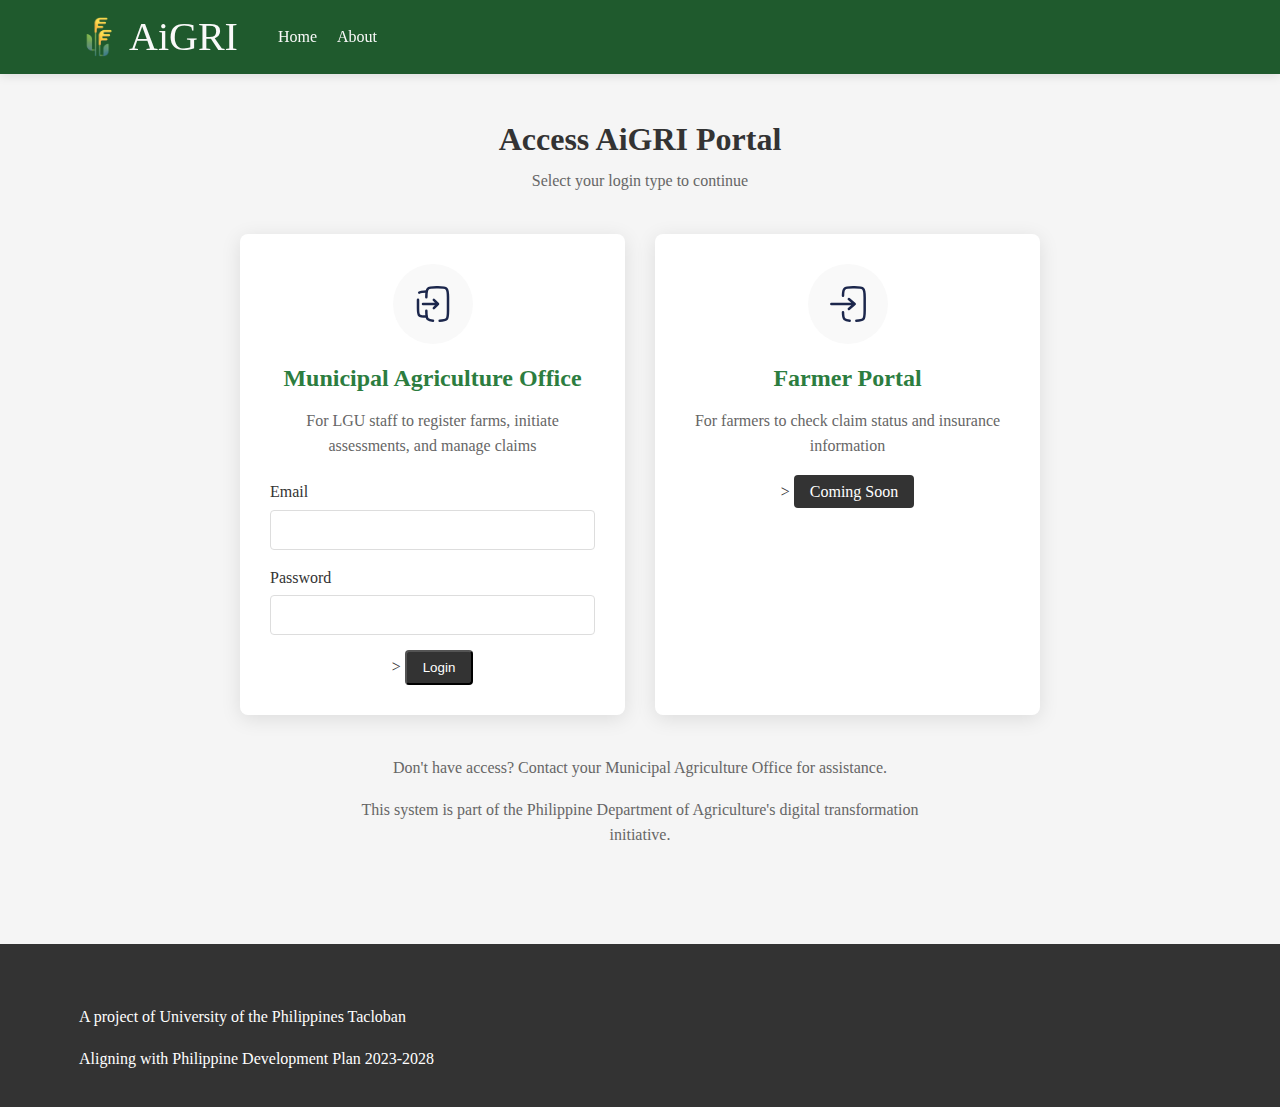
<file: aigri-web/login.html>
<!DOCTYPE html>
<html lang="en">
<head>
    <meta charset="UTF-8">
    <meta name="viewport" content="width=device-width, initial-scale=1.0">
    <title>Login | AiGRI</title>
    <link rel="stylesheet" href="css/styles.css">
</head>
<body>
    <header class="main-header">
        <div class="container nav-container">
            <div class="logo">
                <img src="img/aigri-logo.png" alt="AiGRI Logo">
                <!--<span>Assess, Insure, Guarantee, Respond, Include</span>-->
                <span>AiGRI</span>
            </div>
            <nav>
                <ul>
                    <li><a href="index.html">Home</a></li>
                    <li><a href="index.html#about">About</a></li>
                </ul>
            </nav>
        </div>
    </header>

    <main class="login-main">
        <div class="container">
            <h1>Access AiGRI Portal</h1>
            <p class="subtitle">Select your login type to continue</p>
            
            <div class="login-cards">
                <div class="login-card" id="admin-login">
                    <div class="card-icon">
                        <img src="img/gov-building.svg" alt="Government Building">
                    </div>
                    <h2>Municipal Agriculture Office</h2>
                    <p>For LGU staff to register farms, initiate assessments, and manage claims</p>
                    <form id="admin-login-form">
                        <div class="form-group">
                            <label for="admin-email">Email</label>
                            <input type="email" id="admin-email" required>
                        </div>
                        <div class="form-group">
                            <label for="admin-password">Password</label>
                            <input type="password" id="admin-password" required>
                        </div>
                        <!-- WILL CHANGE btn class later-->>
                        <button type="submit" class="btn-login">Login</button>
                    </form>
                </div>
                
                <div class="login-card" id="farmer-login">
                    <div class="card-icon">
                        <img src="img/farmer.svg" alt="Farmer">
                    </div>
                    <h2>Farmer Portal</h2>
                    <p>For farmers to check claim status and insurance information</p>
                    <!-- WILL CHANGE btn class later-->>
                    <a href="#" class="btn-login">Coming Soon</a>
                </div>
            </div>
            
            <div class="login-info">
                <p>Don't have access? Contact your Municipal Agriculture Office for assistance.</p>
                <p>This system is part of the Philippine Department of Agriculture's digital transformation initiative.</p>
            </div>
        </div>  
    </main>

    <footer>
        <div class="container">
            <p>A project of University of the Philippines Tacloban</p>
            <p>Aligning with Philippine Development Plan 2023-2028</p>
        </div>
    </footer>

    <script src="js/auth.js"></script>
</body>
</html>
</file>
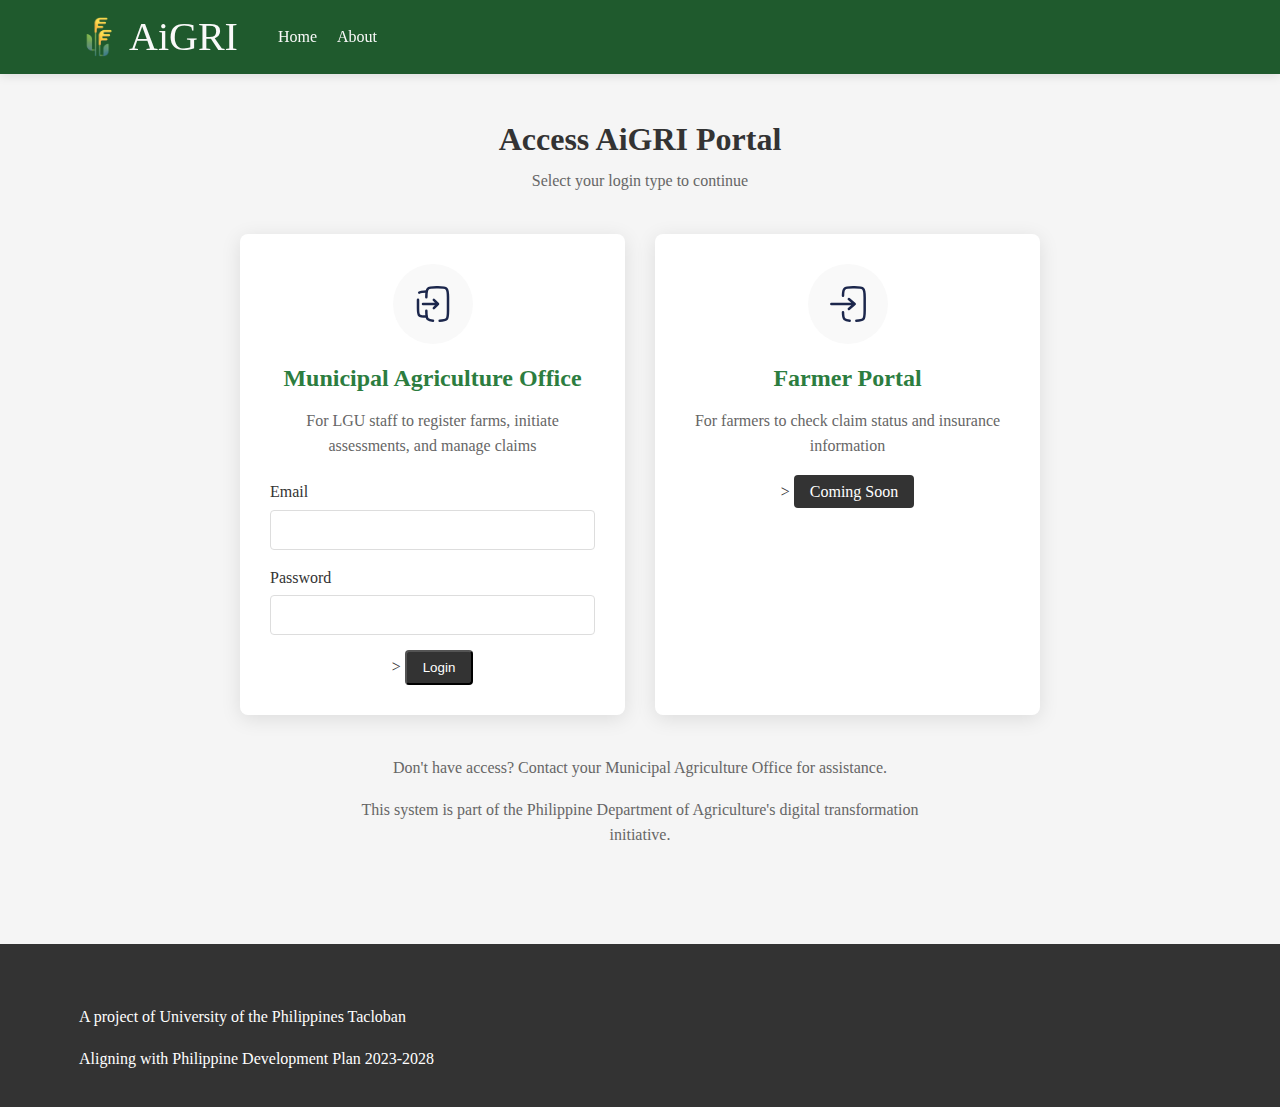
<file: aigri-web/admin/dashboard.html>
<!DOCTYPE html>
<html lang="en">
<head>
    <meta charset="UTF-8">
    <meta name="viewport" content="width=device-width, initial-scale=1.0">
    <title>Municipal Office Dashboard | AiGRI</title>
    <link rel="stylesheet" href="../css/styles.css">
    <link rel="stylesheet" href="../css/dashboard.css">
    <link rel="stylesheet" href="https://cdnjs.cloudflare.com/ajax/libs/font-awesome/6.0.0-beta3/css/all.min.css">
</head>
<body class="dashboard">
    <div class="sidebar">
        <div class="sidebar-header">
            <h2>AiGRI Portal</h2>
            <p>Municipal Agriculture Office</p>
        </div>
        <nav class="sidebar-nav">
            <ul>
                <li><a href="dashboard.html" class="active"><i class="fas fa-tachometer-alt"></i> Dashboard</a></li>
                <li><a href="register-farm.html"><i class="fas fa-map-marked-alt"></i> Register Farm</a></li>
                <li><a href="assess-damage.html"><i class="fas fa-clipboard-check"></i> Damage Assessment</a></li>
                <li><a href="#"><i class="fas fa-users"></i> Farmers</a></li>
                <li><a href="#"><i class="fas fa-file-alt"></i> Reports</a></li>
                <li><a href="#"><i class="fas fa-cog"></i> Settings</a></li>
                <li><a href="#" onclick="logout()"><i class="fas fa-sign-out-alt"></i> Logout</a></li>
            </ul>
        </nav>
    </div>

    <div class="main-content">
        <div class="content-header">
            <h1>Municipal Office Dashboard</h1>
            <div class="user-profile">
                <img src="../img/user-avatar.jpg" alt="User Avatar">
                <span>Municipal Agriculture Officer</span>
            </div>
        </div>

        <div class="dashboard-cards">
            <div class="dashboard-card">
                <h3>Registered Farms</h3>
                <div class="card-value" id="total-farms">0</div>
                <div class="card-description">In your municipality</div>
            </div>
            <div class="dashboard-card">
                <h3>Active Assessments</h3>
                <div class="card-value" id="active-assessments">0</div>
                <div class="card-description">Currently processing</div>
            </div>
            <div class="dashboard-card">
                <h3>Completed Claims</h3>
                <div class="card-value" id="completed-claims">0</div>
                <div class="card-description">This month</div>
            </div>
            <div class="dashboard-card">
                <h3>Farmers Served</h3>
                <div class="card-value" id="farmers-served">0</div>
                <div class="card-description">This year</div>
            </div>
        </div>

        <div class="recent-activity">
            <h2>Recent Activity</h2>
            <div class="activity-item">
                <div class="activity-icon">
                    <i class="fas fa-map-marked-alt"></i>
                </div>
                <div class="activity-details">
                    <h4>New Farm Registered</h4>
                    <p>Juan Dela Cruz - 2.5 hectares - Today, 10:30 AM</p>
                </div>
            </div>
            <div class="activity-item">
                <div class="activity-icon">
                    <i class="fas fa-clipboard-check"></i>
                </div>
                <div class="activity-details">
                    <h4>Damage Assessment Completed</h4>
                    <p>Maria Santos - Typhoon Damage - Yesterday, 3:45 PM</p>
                </div>
            </div>
            <div class="activity-item">
                <div class="activity-icon">
                    <i class="fas fa-file-alt"></i>
                </div>
                <div class="activity-details">
                    <h4>Claim Submitted to PCIC</h4>
                    <p>Roberto Garcia - ₱25,000 claim - Yesterday, 11:20 AM</p>
                </div>
            </div>
            <div class="activity-item">
                <div class="activity-icon">
                    <i class="fas fa-check-circle"></i>
                </div>
                <div class="activity-details">
                    <h4>Claim Approved</h4>
                    <p>Luzviminda Reyes - ₱18,500 payout - 2 days ago</p>
                </div>
            </div>
        </div>

        <div class="weather-alert">
            <h2>Weather Alerts</h2>
            <div class="alert alert-warning">
                <strong>Typhoon Warning:</strong> Tropical Storm 'Odette' is expected to make landfall in your area within 48 hours.
            </div>
            <div class="alert alert-info">
                <strong>Dry Spell Advisory:</strong> The next 2 weeks are forecast to have below-average rainfall.
            </div>
        </div>
    </div>

    <script src="../js/api.js"></script>
    <script src="../js/auth.js"></script>
    <script>
        // Check authentication on page load
        document.addEventListener('DOMContentLoaded', function() {
            checkAuth();
            
            // Load dashboard data
            loadDashboardData();
        });

        // Load dashboard statistics
        async function loadDashboardData() {
            try {
                // Simulate API calls - replace with actual API calls in production
                setTimeout(() => {
                    document.getElementById('total-farms').textContent = '247';
                    document.getElementById('active-assessments').textContent = '12';
                    document.getElementById('completed-claims').textContent = '18';
                    document.getElementById('farmers-served').textContent = '189';
                }, 1000);
            } catch (error) {
                console.error('Error loading dashboard data:', error);
            }
        }
    </script>
</body>
</html>
</file>
<file: aigri-web/css/styles.css>
:root {
    --primary-color: #2c7d3f; /* Green theme for agriculture */
    --secondary-color: #f5a623;
    --dark-color: #333;
    --light-color: #f9f9f9;
    --accent-color: #3a86ff;
    --danger-color: #e63946;
    --success-color: #4caf50;
    --warning-color: #ff9800;
    --info-color: #2196f3;
    --logo-name-color: #f8cb4d;
}

/* Base Styles */
* {
    box-sizing: border-box;
    margin: 0;
    padding: 0;
}

body {
    font-family: Georgia, 'Times New Roman', Times, serif;
    line-height: 1.6;
    color: var(--dark-color);
    background-color: #f5f5f5;
}

h1, h2, h3, h4, h5, h6 {
    margin-bottom: 1rem;
    line-height: 1.2;
}

p {
    margin-bottom: 1rem;
}

a {
    text-decoration: none;
    color: var(--primary-color);
}

img {
    max-width: 100%;
    height: auto;
}

.container {
    width: 90%;
    max-width: 1200px;
    margin: 0 auto;
    padding: 0 15px;
}

/* Buttons */
.btn {
    display: inline-block;
    padding: 10px 20px;
    border-radius: 4px;
    font-weight: 600;
    text-align: center;
    cursor: pointer;
    transition: all 0.3s ease;
    border: none;
}

.btn-primary {
    background-color: var(--primary-color);
    color: white;
}

.btn-primary:hover {
    background-color: #1f5a2d;
    transform: translateY(-2px);
}

.btn-secondary {
    background-color: var(--secondary-color);
    color: white;
}

.btn-secondary:hover {
    background-color: #e69500;
    transform: translateY(-2px);
}

.btn-login {
    background-color: var(--dark-color);
    color: white;
    padding: 8px 16px;
    border-radius: 4px;
}

.btn-login:hover {
    background-color: #222;
}

/* Header */
.main-header {
    background-color: #1f5a2d;
    box-shadow: 0 2px 10px rgba(0,0,0,0.1);
    position: fixed;
    top: 0;
    width: 100%;
    z-index: 1000;
    padding: 5px 0;
}

.main-header .nav-container {
    display: flex;
    align-items: center;
    gap: 40px;
}

.nav-menu {
    display: flex;
    align-items: center;
    gap: 25px;
    list-style: none;
    margin: 0;
    padding: 0;
}

.nav-menu li a {
    color: white;
    font-weight: 500;
    padding: 8px 16px;
    border-radius: 4px;
    transition: background 0.2s;
}

.nav-menu li a:hover {
    background: var(--primary-color);
    color: #fff;
}

.about-section {
    margin-top: 30px;
}

.logo {
    display: flex;
    align-items: center;
    gap: 10px;
}

.logo img {
    height: 40px;
}

.logo span {
    font-size: 2.50rem;
    color: var(--light-color);
    font-weight: 500;
}

nav ul {
    display: flex;
    list-style: none;
    gap: 20px;
}

nav a {
    color: var(--light-color);
    font-weight: 500;
    transition: color 0.3s ease;
}

nav a:hover {
    color: var(--secondary-color);
}

/* Hero Section */
.hero {
    background: linear-gradient(rgba(0,0,0,0.5), rgba(0,0,0,0.5)), url('../img/background-farmers.jpg');
    background-size: cover;
    background-position: center;
    color: white;
    padding: 180px 0 100px;
    text-align: center;
    margin-top: 70px;
}

.hero h1 {
    font-size: 2.5rem;
    margin-bottom: 20px;
}

.hero p {
    font-size: 1.2rem;
    margin-bottom: 30px;
    max-width: 800px;
    margin-left: auto;
    margin-right: auto;
}

.cta-buttons {
    display: flex;
    gap: 15px;
    justify-content: center;
}

/* Sections */
.section {
    padding: 80px 0;
}

.section-title {
    text-align: center;
    margin-bottom: 50px;
}

/* Stats Section */
.stats-section {
    background-color: var(--light-color);
    padding: 60px 0;
}

.stats-grid {
    display: grid;
    grid-template-columns: repeat(auto-fit, minmax(200px, 1fr));
    gap: 20px;
    margin-top: 40px;
}

.stat-card {
    background: white;
    padding: 30px 20px;
    border-radius: 8px;
    box-shadow: 0 4px 6px rgba(0,0,0,0.1);
    text-align: center;
    transition: transform 0.3s ease;
}

.stat-card:hover {
    transform: translateY(-5px);
}

.stat-card h3 {
    font-size: 2rem;
    color: var(--primary-color);
    margin: 0 0 10px;
}

/* Workflow Section */
.workflow-section {
    padding: 80px 0;
    background-color: white;
}

.workflow-steps {
    display: grid;
    grid-template-columns: repeat(auto-fit, minmax(250px, 1fr));
    gap: 30px;
    margin-top: 40px;
}

.step {
    background: white;
    padding: 30px;
    border-radius: 8px;
    box-shadow: 0 4px 20px rgba(0,0,0,0.1);
    position: relative;
    border-top: 3px solid var(--primary-color);
    transition: transform 0.3s ease;
}

.step:hover {
    transform: translateY(-5px);
}

.step-number {
    position: absolute;
    top: -15px;
    left: -15px;
    background-color: var(--secondary-color);
    color: white;
    width: 40px;
    height: 40px;
    border-radius: 50%;
    display: flex;
    align-items: center;
    justify-content: center;
    font-weight: bold;
    font-size: 1.2rem;
}

.step h3 {
    color: var(--primary-color);
    margin-top: 10px;
}

/* Partners Section */
.partners-section {
    padding: 60px 0;
    background-color: var(--light-color);
}

.partners-grid {
    display: flex;
    flex-wrap: wrap;
    justify-content: center;
    gap: 40px;
    margin-top: 40px;
}

.partners-grid img {
    height: 60px;
    opacity: 0.7;
    transition: opacity 0.3s ease;
}

.partners-grid img:hover {
    opacity: 1;
}

/* Login Page */
.login-main {
    padding: 120px 0 80px;
    min-height: calc(100vh - 70px);
}

.login-main h1 {
    text-align: center;
    margin-bottom: 10px;
}

.subtitle {
    text-align: center;
    margin-bottom: 40px;
    color: #666;
}

.login-cards {
    display: grid;
    grid-template-columns: repeat(auto-fit, minmax(300px, 1fr));
    gap: 30px;
    max-width: 800px;
    margin: 0 auto 40px;
}

.login-card {
    background: white;
    padding: 30px;
    border-radius: 8px;
    box-shadow: 0 4px 20px rgba(0,0,0,0.1);
    text-align: center;
    transition: transform 0.3s ease;
}

.login-card:hover {
    transform: translateY(-5px);
}

.card-icon {
    width: 80px;
    height: 80px;
    margin: 0 auto 20px;
    background-color: var(--light-color);
    border-radius: 50%;
    display: flex;
    align-items: center;
    justify-content: center;
}

.card-icon img {
    width: 40px;
    height: 40px;
}

.login-card h2 {
    margin-bottom: 15px;
    color: var(--primary-color);
}

.login-card p {
    margin-bottom: 20px;
    color: #666;
}

.form-group {
    margin-bottom: 15px;
    text-align: left;
}

.form-group label {
    display: block;
    margin-bottom: 5px;
    font-weight: 500;
}

.form-group input {
    width: 100%;
    padding: 10px;
    border: 1px solid #ddd;
    border-radius: 4px;
    font-size: 1rem;
}

.login-info {
    text-align: center;
    color: #666;
    max-width: 600px;
    margin: 0 auto;
}

/* Footer */
footer {
    background-color: var(--dark-color);
    color: white;
    padding: 60px 0 20px;
}

.footer-grid {
    display: grid;
    grid-template-columns: repeat(auto-fit, minmax(250px, 1fr));
    gap: 40px;
    margin-bottom: 40px;
}

.footer-logo {
    height: 50px;
    margin-bottom: 20px;
}

.footer-col h3 {
    color: white;
    margin-bottom: 20px;
    font-size: 1.2rem;
}

.footer-col ul {
    list-style: none;
}

.footer-col ul li {
    margin-bottom: 10px;
}

.footer-col ul li a {
    color: #ccc;
    transition: color 0.3s ease;
}

.footer-col ul li a:hover {
    color: white;
}

.copyright {
    text-align: center;
    padding-top: 20px;
    border-top: 1px solid #444;
    color: #aaa;
    font-size: 0.9rem;
}

/* Responsive */
@media (max-width: 768px) {
    .hero h1 {
        font-size: 2rem;
    }
    
    .hero p {
        font-size: 1rem;
    }
    
    .cta-buttons {
        flex-direction: column;
        align-items: center;
    }
    
    .main-header .container {
        flex-direction: column;
        text-align: center;
    }
    
    nav ul {
        justify-content: center;
        margin-top: 15px;
    }
}
</file>
<file: aigri-web/css/dashboard.css>
/* Dashboard Specific Styles */
.dashboard {
    display: grid;
    grid-template-columns: 250px 1fr;
    min-height: 100vh;
}

/* Sidebar */
.sidebar {
    background-color: var(--dark-color);
    color: white;
    padding: 20px 0;
}

.sidebar-header {
    padding: 0 20px 20px;
    border-bottom: 1px solid #444;
    margin-bottom: 20px;
}

.sidebar-header h2 {
    color: white;
    font-size: 1.2rem;
}

.sidebar-nav ul {
    list-style: none;
}

.sidebar-nav li {
    margin-bottom: 5px;
}

.sidebar-nav a {
    display: block;
    padding: 10px 20px;
    color: #ccc;
    transition: all 0.3s ease;
}

.sidebar-nav a:hover, .sidebar-nav a.active {
    background-color: rgba(255,255,255,0.1);
    color: white;
}

.sidebar-nav i {
    margin-right: 10px;
    width: 20px;
    text-align: center;
}

/* Main Content */
.main-content {
    padding: 20px;
    background-color: #f5f5f5;
}

.content-header {
    display: flex;
    justify-content: space-between;
    align-items: center;
    margin-bottom: 30px;
    padding-bottom: 15px;
    border-bottom: 1px solid #ddd;
}

.user-profile {
    display: flex;
    align-items: center;
    gap: 10px;
}

.user-profile img {
    width: 40px;
    height: 40px;
    border-radius: 50%;
}

/* Dashboard Cards */
.dashboard-cards {
    display: grid;
    grid-template-columns: repeat(auto-fit, minmax(300px, 1fr));
    gap: 20px;
    margin-bottom: 30px;
}

.dashboard-card {
    background: white;
    padding: 20px;
    border-radius: 8px;
    box-shadow: 0 4px 6px rgba(0,0,0,0.1);
}

.dashboard-card h3 {
    color: var(--primary-color);
    margin-bottom: 15px;
    font-size: 1.1rem;
}

.card-value {
    font-size: 2rem;
    font-weight: bold;
    color: var(--dark-color);
}

.card-description {
    color: #666;
    font-size: 0.9rem;
}

/* Recent Activity */
.recent-activity {
    background: white;
    padding: 20px;
    border-radius: 8px;
    box-shadow: 0 4px 6px rgba(0,0,0,0.1);
}

.activity-item {
    display: flex;
    align-items: center;
    padding: 10px 0;
    border-bottom: 1px solid #eee;
}

.activity-item:last-child {
    border-bottom: none;
}

.activity-icon {
    width: 40px;
    height: 40px;
    border-radius: 50%;
    background-color: var(--light-color);
    display: flex;
    align-items: center;
    justify-content: center;
    margin-right: 15px;
    color: var(--primary-color);
}

.activity-details h4 {
    margin-bottom: 5px;
    font-size: 1rem;
}

.activity-details p {
    color: #666;
    font-size: 0.9rem;
}

/* Forms */
.form-container {
    background: white;
    padding: 30px;
    border-radius: 8px;
    box-shadow: 0 4px 6px rgba(0,0,0,0.1);
    max-width: 800px;
    margin: 0 auto;
}

.form-title {
    margin-bottom: 30px;
    color: var(--primary-color);
    text-align: center;
}

.form-row {
    display: grid;
    grid-template-columns: repeat(auto-fit, minmax(300px, 1fr));
    gap: 20px;
    margin-bottom: 20px;
}

.form-group {
    margin-bottom: 20px;
}

.form-group label {
    display: block;
    margin-bottom: 8px;
    font-weight: 500;
}

.form-group input,
.form-group select,
.form-group textarea {
    width: 100%;
    padding: 10px;
    border: 1px solid #ddd;
    border-radius: 4px;
    font-size: 1rem;
}

.form-group textarea {
    min-height: 120px;
}

.form-actions {
    display: flex;
    justify-content: flex-end;
    gap: 15px;
    margin-top: 30px;
}

/* Map Container */
.map-container {
    height: 500px;
    margin-bottom: 20px;
    border-radius: 8px;
    overflow: hidden;
    box-shadow: 0 4px 6px rgba(0,0,0,0.1);
}

/* Alerts */
.alert {
    padding: 15px;
    border-radius: 4px;
    margin-bottom: 20px;
}

.alert-success {
    background-color: #d4edda;
    color: #155724;
    border: 1px solid #c3e6cb;
}

.alert-danger {
    background-color: #f8d7da;
    color: #721c24;
    border: 1px solid #f5c6cb;
}

.alert-warning {
    background-color: #fff3cd;
    color: #856404;
    border: 1px solid #ffeeba;
}

/* Responsive */
@media (max-width: 768px) {
    .dashboard {
        grid-template-columns: 1fr;
    }
    
    .sidebar {
        display: none;
    }
    
    .content-header {
        flex-direction: column;
        align-items: flex-start;
        gap: 15px;
    }
}
</file>
